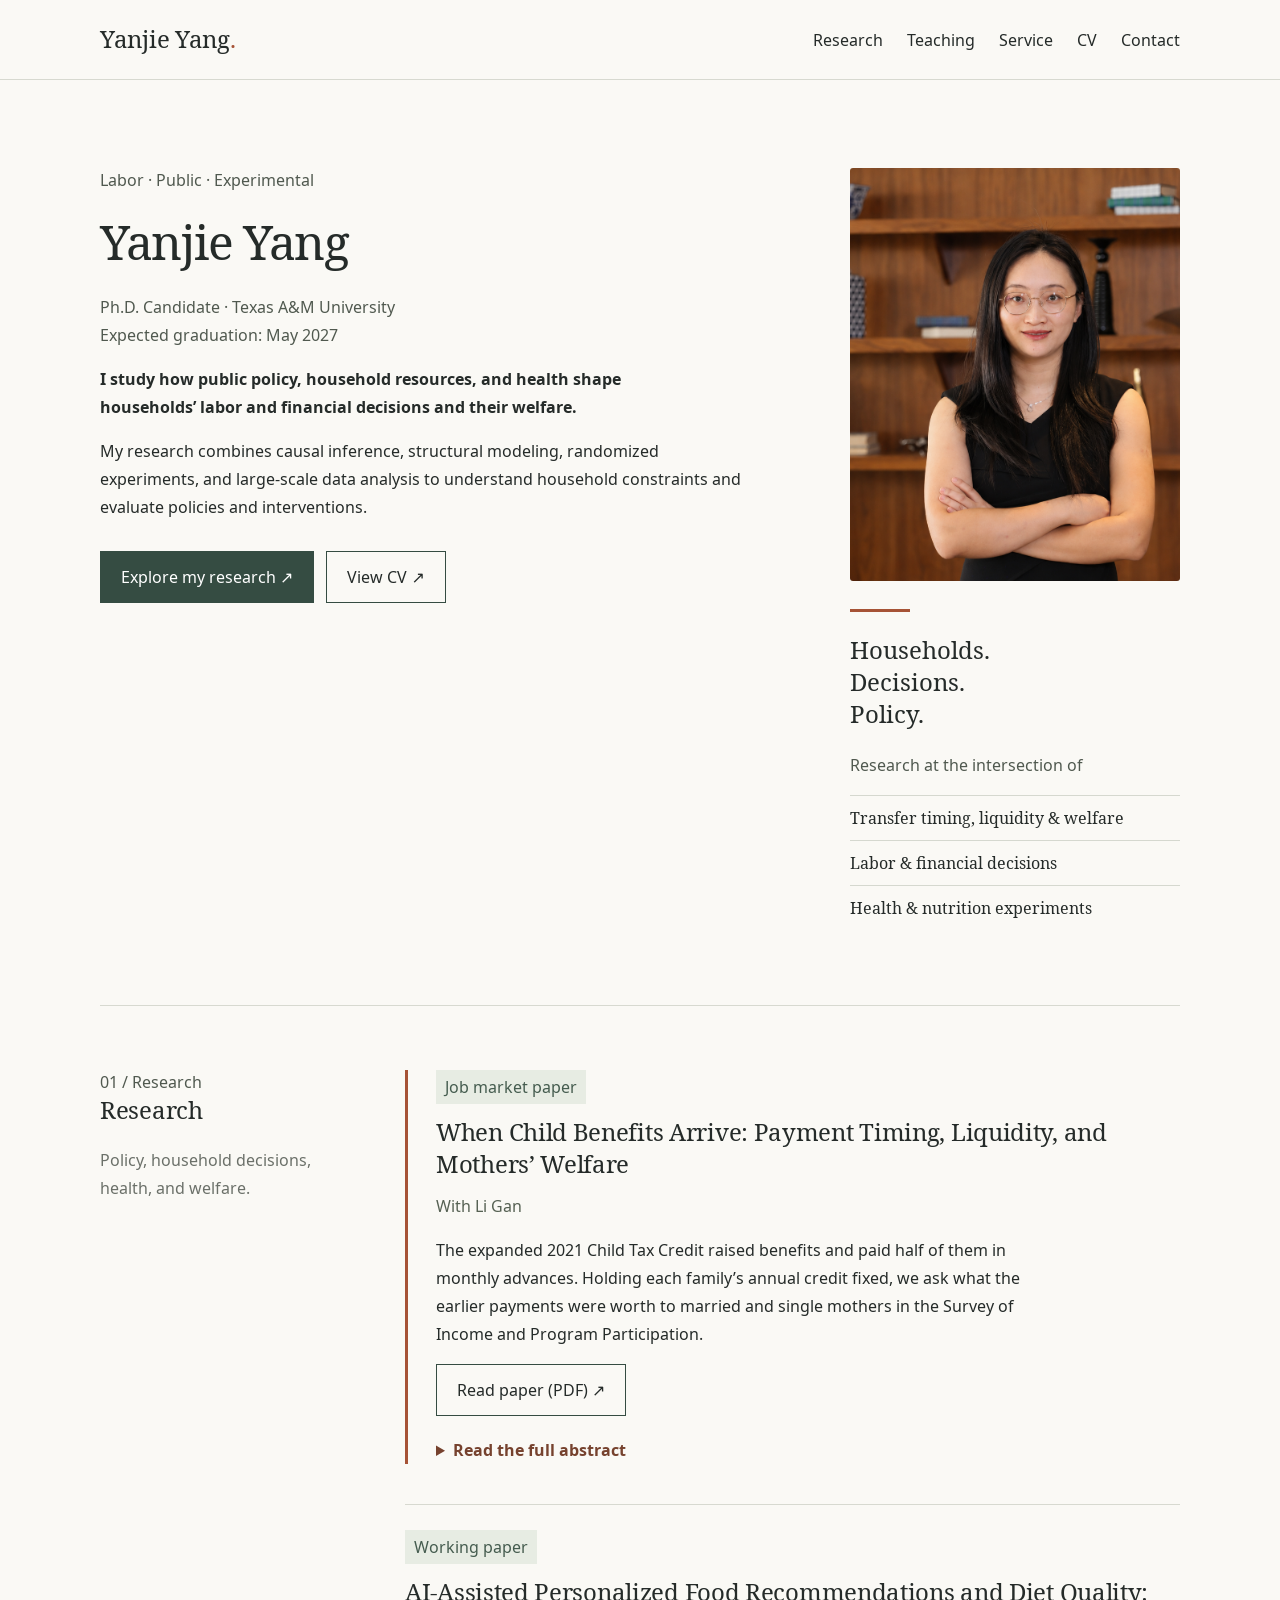
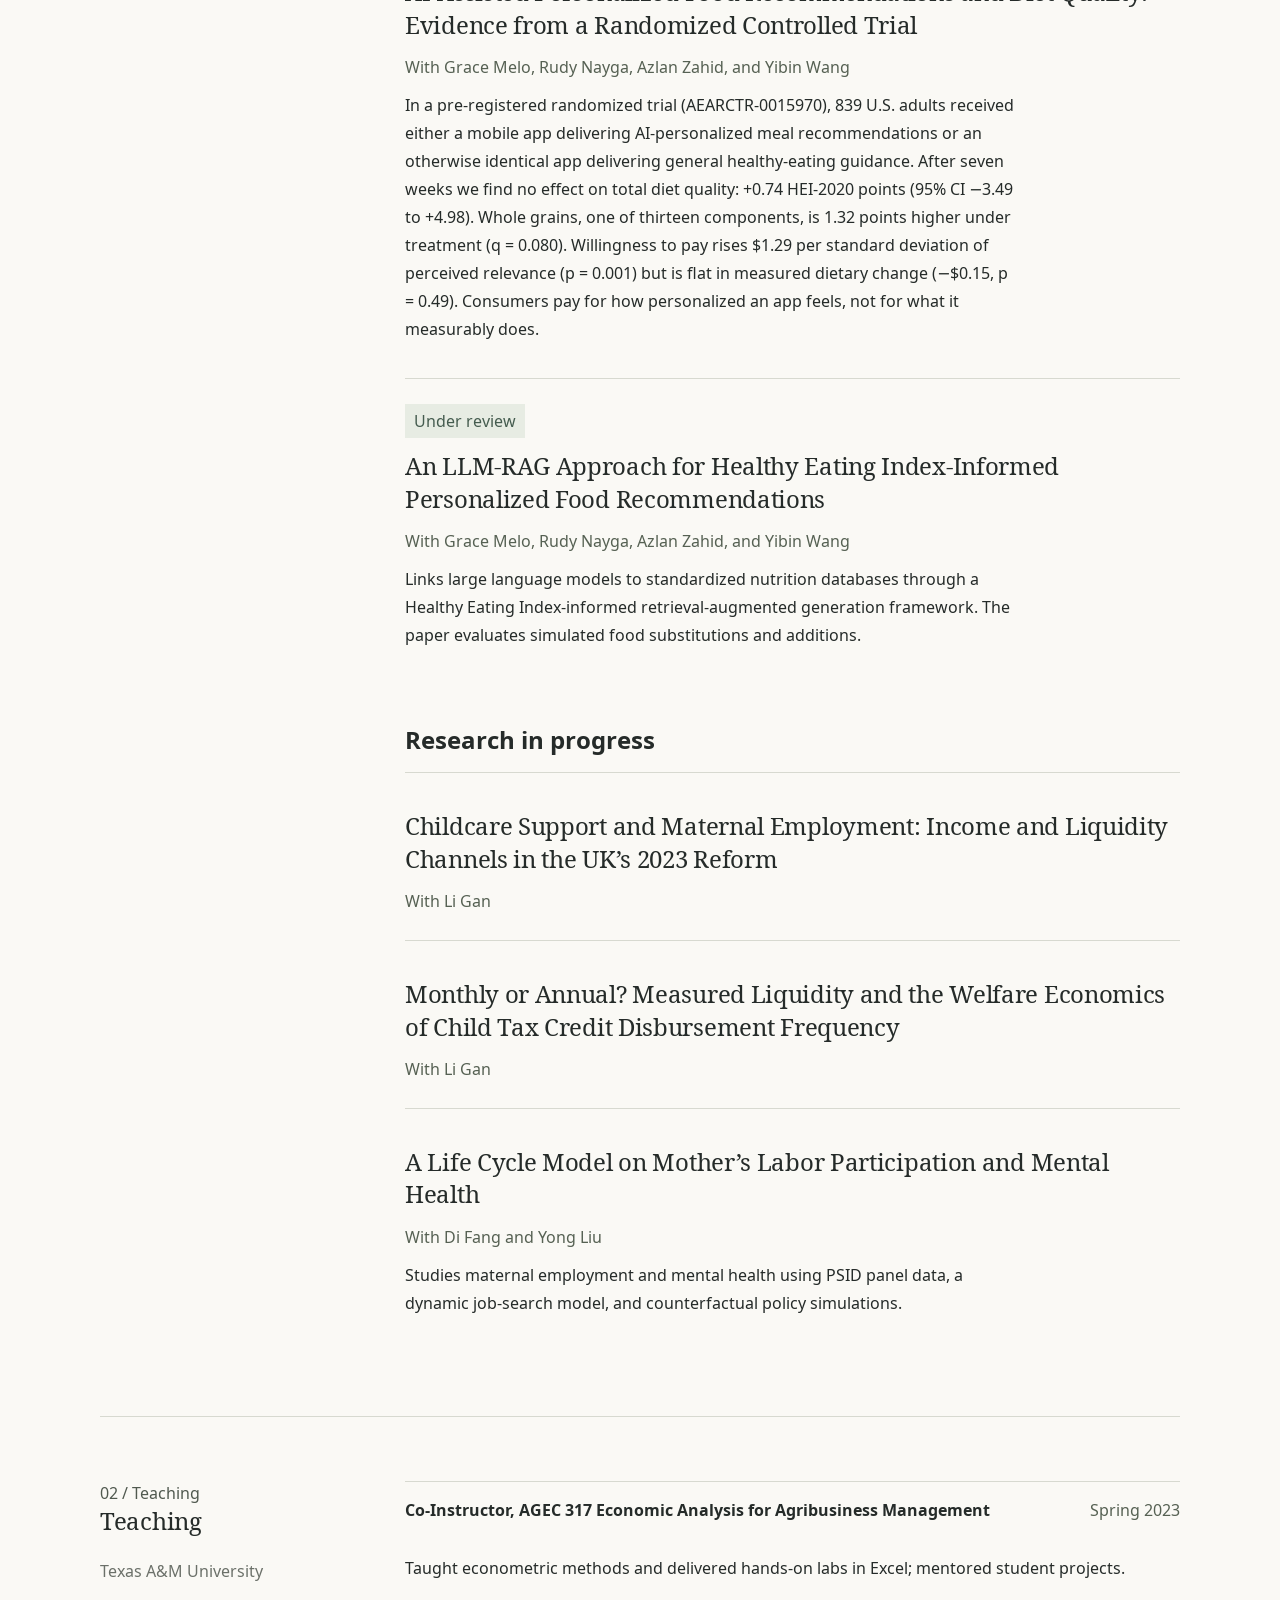
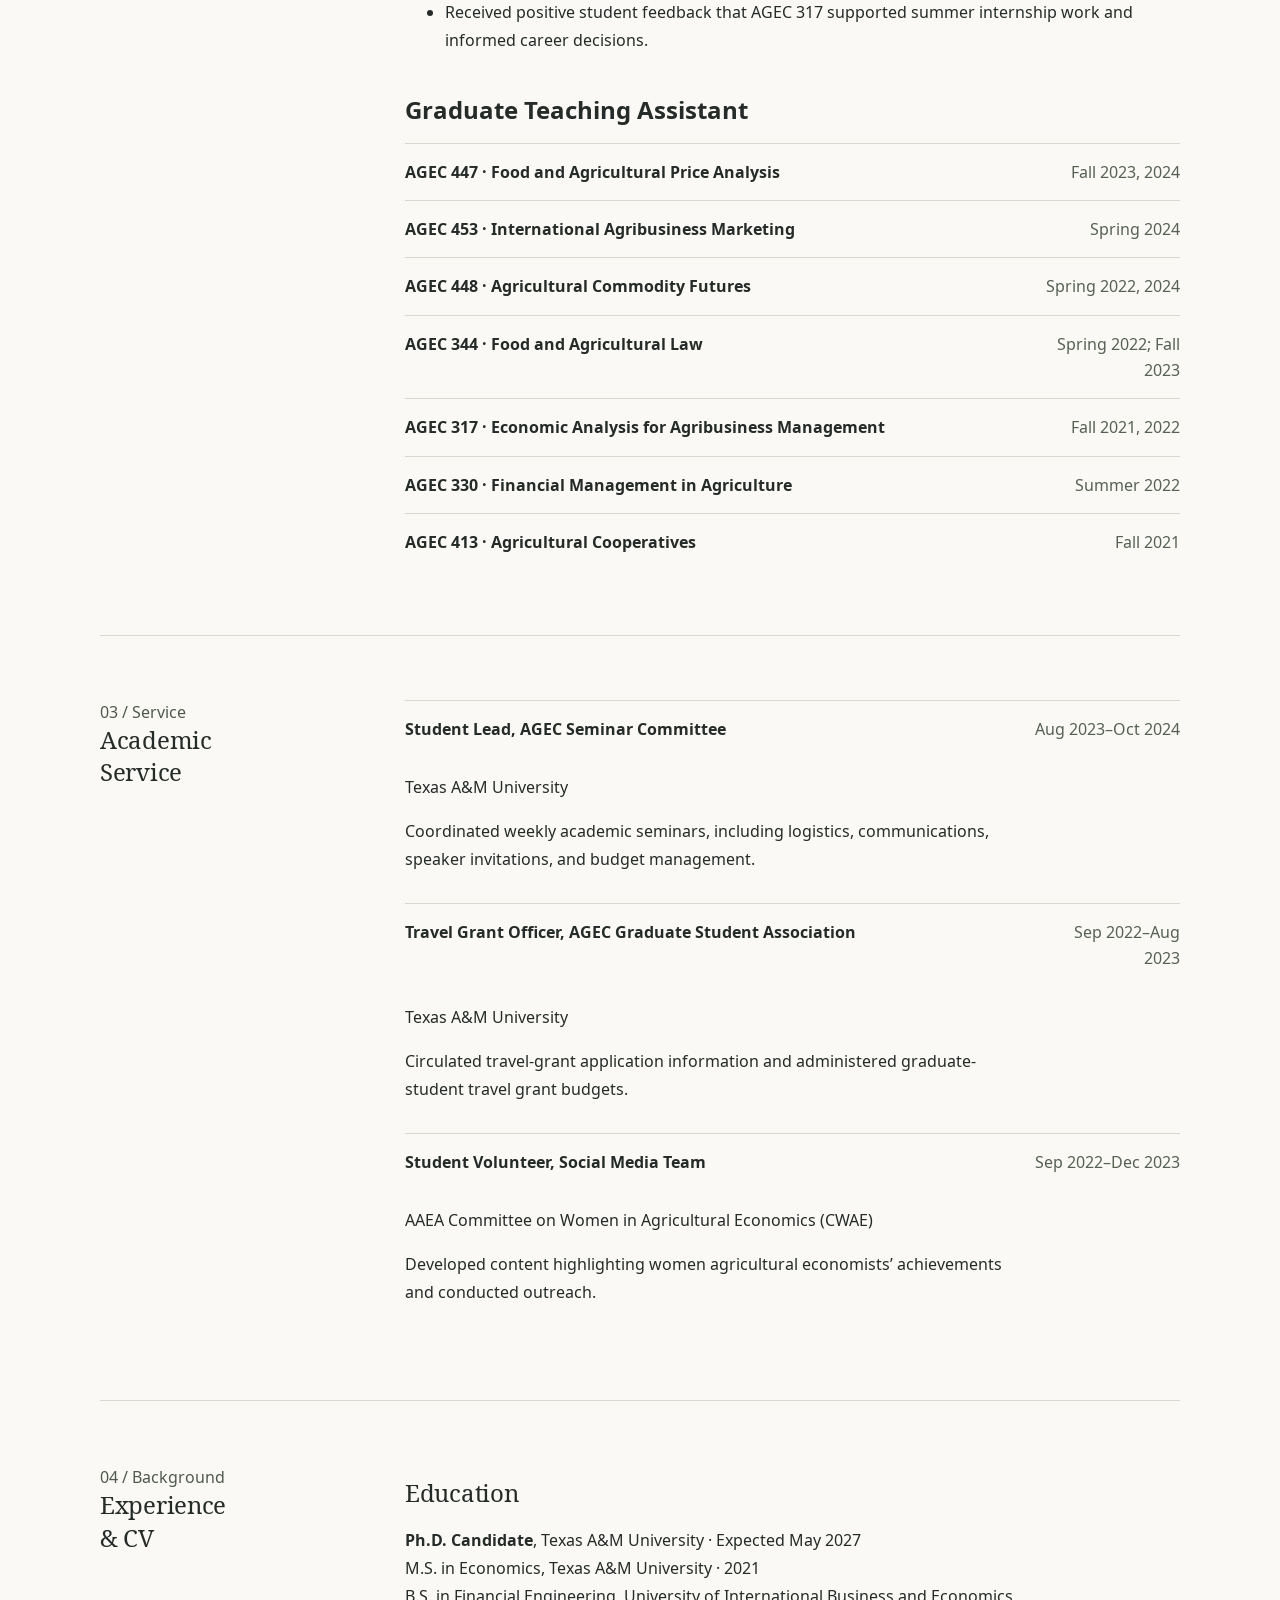
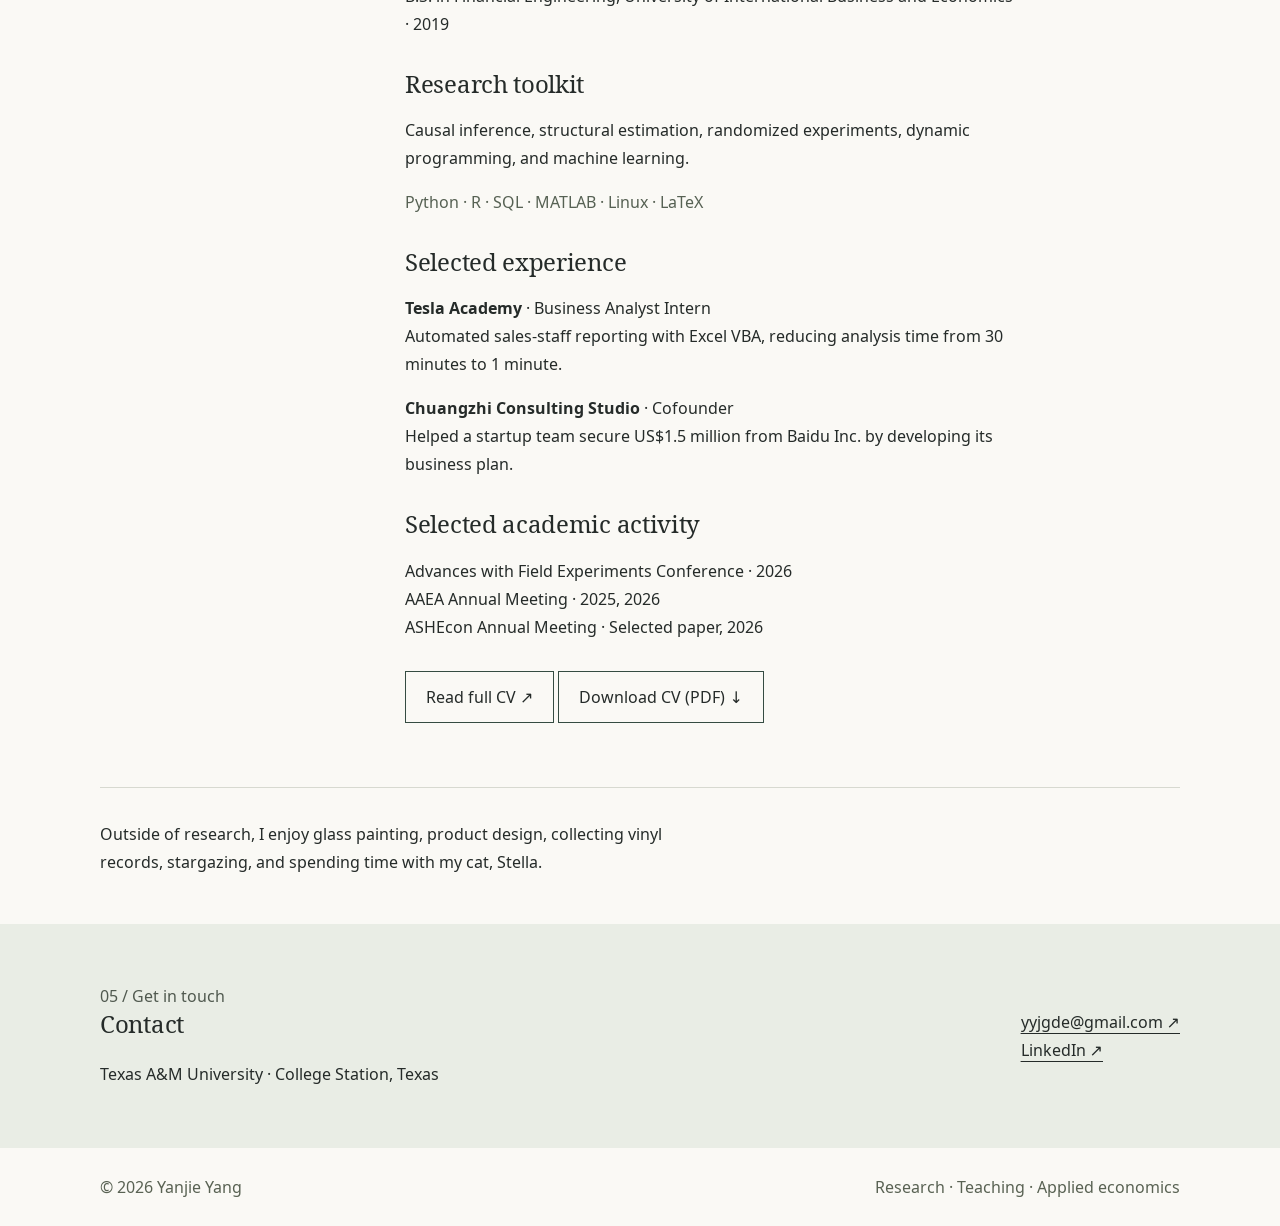
<file: index.html>
<!doctype html><html lang="en"><head><meta charset="utf-8"><meta name="viewport" content="width=device-width,initial-scale=1"><meta name="description" content="Yanjie Yang, Ph.D. candidate at Texas A&M University. Research in labor, public, and experimental economics."><title>Yanjie Yang | Applied Economics</title><link rel="stylesheet" href="style.css"><link rel="stylesheet" href="fonts.css"></head><body><a class="skip" href="#main">Skip to content</a><header class="header"><nav class="wrap" aria-label="Main navigation"><a class="name" href="#main">Yanjie Yang<span style="color:#a65336">.</span></a><div class="navlinks"><a href="#research">Research</a><a href="#teaching">Teaching</a><a href="#service">Service</a><a href="#cv">CV</a><a href="#contact">Contact</a></div></nav></header><main id="main"><div class="wrap"><section class="hero" aria-labelledby="intro-title"><div><div class="eyebrow">Labor · Public · Experimental</div><h1 id="intro-title">Yanjie Yang</h1><p class="role">Ph.D. Candidate · Texas A&amp;M University<br>Expected graduation: May 2027</p><p class="intro"><strong>I study how public policy, household resources, and health shape households’ labor and financial decisions and their welfare.</strong></p><p>My research combines causal inference, structural modeling, randomized experiments, and large-scale data analysis to understand household constraints and evaluate policies and interventions.</p><div class="actions"><a class="button primary" href="#research">Explore my research ↗</a><a class="button" href="cv.html">View CV ↗</a></div></div><aside class="aside" aria-label="Research themes"><figure class="portrait"><img src="assets/yanjie-yang.png" width="1536" height="1024" alt="Yanjie Yang" fetchpriority="high"></figure><div class="rule"></div><h2>Households.<br>Decisions.<br>Policy.</h2><p>Research at the intersection of</p><div class="theme">Transfer timing, liquidity &amp; welfare</div><div class="theme">Labor &amp; financial decisions</div><div class="theme">Health &amp; nutrition experiments</div></aside></section><section class="section" id="research"><div class="section-label"><div class="eyebrow">01 / Research</div><h2>Research</h2><p>Policy, household decisions, health, and welfare.</p></div><div><article class="featured"><span class="tag">Job market paper</span><h3>When Child Benefits Arrive: Payment Timing, Liquidity, and Mothers’ Welfare</h3><div class="meta">With Li Gan</div><p>The expanded 2021 Child Tax Credit raised benefits and paid half of them in monthly advances. Holding each family’s annual credit fixed, we ask what the earlier payments were worth to married and single mothers in the Survey of Income and Program Participation.</p><a class="button" href="papers/CTC_Paper_Savers_Spenders_20261105.pdf" target="_blank" rel="noopener noreferrer">Read paper (PDF) ↗</a><details><summary>Read the full abstract</summary><p class="note">October 2026 · Draft</p><p class="abstract">The expanded 2021 Child Tax Credit raised benefits and paid half of them in monthly advances. Holding each family’s annual credit fixed, we ask what the earlier payments were worth to married and single mothers in the Survey of Income and Program Participation. Relative to comparable women without children, mothers show no detectable change in employment and no detectable relative increase in bank balances; card debt fell, mostly among mothers who held some cash and carried debt, while low cash persisted among single mothers. A monthly consumption-saving model with income and childcare-cost risk, in which some mothers save and others spend all their cash, is estimated by maximum likelihood on each mother’s records with patience set at a standard value. The model-based spender probability averages 31 percent for single mothers and 2 percent for married mothers. Relative to paying the same credit at filing, the 2021 calendar was worth $191 per married mother and $987 per single mother, and $993 and $1,820 for mothers with $1,000 or less in liquid assets. For the average married and single mother, each added credit dollar paid only at filing was worth 92 and 60 cents, against 102 and 96 cents paid as in 2021. The single-mother value is conditional on the spender description: valuing every mother as a saver gives $476, and impatient savers with conventional discount factors, valued at patient rates, give $483 to $539, about half as large.</p></details></article><article class="paper"><span class="tag">Working paper</span><h3>AI-Assisted Personalized Food Recommendations and Diet Quality: Evidence from a Randomized Controlled Trial</h3><div class="meta">With Grace Melo, Rudy Nayga, Azlan Zahid, and Yibin Wang</div><p>In a pre-registered randomized trial (AEARCTR-0015970), 839 U.S. adults received either a mobile app delivering AI-personalized meal recommendations or an otherwise identical app delivering general healthy-eating guidance. After seven weeks we find no effect on total diet quality: +0.74 HEI-2020 points (95% CI −3.49 to +4.98). Whole grains, one of thirteen components, is 1.32 points higher under treatment (q = 0.080). Willingness to pay rises $1.29 per standard deviation of perceived relevance (p = 0.001) but is flat in measured dietary change (−$0.15, p = 0.49). Consumers pay for how personalized an app feels, not for what it measurably does.</p></article><article class="paper"><span class="tag">Under review</span><h3>An LLM-RAG Approach for Healthy Eating Index-Informed Personalized Food Recommendations</h3><div class="meta">With Grace Melo, Rudy Nayga, Azlan Zahid, and Yibin Wang</div><p>Links large language models to standardized nutrition databases through a Healthy Eating Index-informed retrieval-augmented generation framework. The paper evaluates simulated food substitutions and additions.</p></article><h3 class="subheading">Research in progress</h3><article class="paper"><h3>Childcare Support and Maternal Employment: Income and Liquidity Channels in the UK’s 2023 Reform</h3><div class="meta">With Li Gan</div></article><article class="paper"><h3>Monthly or Annual? Measured Liquidity and the Welfare Economics of Child Tax Credit Disbursement Frequency</h3><div class="meta">With Li Gan</div></article><article class="paper"><h3>A Life Cycle Model on Mother’s Labor Participation and Mental Health</h3><div class="meta">With Di Fang and Yong Liu</div><p>Studies maternal employment and mental health using PSID panel data, a dynamic job-search model, and counterfactual policy simulations.</p></article></div></section><section class="section" id="teaching"><div class="section-label"><div class="eyebrow">02 / Teaching</div><h2>Teaching</h2><p>Texas A&amp;M University</p></div><div><div class="course"><strong>Co-Instructor, AGEC 317 Economic Analysis for Agribusiness Management</strong><span>Spring 2023</span></div><p>Taught econometric methods and delivered hands-on labs in Excel; mentored student projects.</p><ul><li>Received positive student feedback that AGEC 317 supported summer internship work and informed career decisions.</li></ul><h3 class="subheading">Graduate Teaching Assistant</h3><div class="course"><strong>AGEC 447 · Food and Agricultural Price Analysis</strong><span>Fall 2023, 2024</span></div><div class="course"><strong>AGEC 453 · International Agribusiness Marketing</strong><span>Spring 2024</span></div><div class="course"><strong>AGEC 448 · Agricultural Commodity Futures</strong><span>Spring 2022, 2024</span></div><div class="course"><strong>AGEC 344 · Food and Agricultural Law</strong><span>Spring 2022; Fall 2023</span></div><div class="course"><strong>AGEC 317 · Economic Analysis for Agribusiness Management</strong><span>Fall 2021, 2022</span></div><div class="course"><strong>AGEC 330 · Financial Management in Agriculture</strong><span>Summer 2022</span></div><div class="course"><strong>AGEC 413 · Agricultural Cooperatives</strong><span>Fall 2021</span></div></div></section><section class="section" id="service"><div class="section-label"><div class="eyebrow">03 / Service</div><h2>Academic<br>Service</h2></div><div><div class="exp"><div class="course"><strong>Student Lead, AGEC Seminar Committee</strong><span>Aug 2023–Oct 2024</span></div><p>Texas A&amp;M University</p><p>Coordinated weekly academic seminars, including logistics, communications, speaker invitations, and budget management.</p></div><div class="exp"><div class="course"><strong>Travel Grant Officer, AGEC Graduate Student Association</strong><span>Sep 2022–Aug 2023</span></div><p>Texas A&amp;M University</p><p>Circulated travel-grant application information and administered graduate-student travel grant budgets.</p></div><div class="exp"><div class="course"><strong>Student Volunteer, Social Media Team</strong><span>Sep 2022–Dec 2023</span></div><p>AAEA Committee on Women in Agricultural Economics (CWAE)</p><p>Developed content highlighting women agricultural economists’ achievements and conducted outreach.</p></div></div></section><section class="section" id="cv"><div class="section-label"><div class="eyebrow">04 / Background</div><h2>Experience<br>&amp; CV</h2></div><div><div class="exp"><h3>Education</h3><p><strong>Ph.D. Candidate</strong>, Texas A&amp;M University · Expected May 2027<br>M.S. in Economics, Texas A&amp;M University · 2021<br>B.S. in Financial Engineering, University of International Business and Economics · 2019</p></div><div class="exp"><h3>Research toolkit</h3><p>Causal inference, structural estimation, randomized experiments, dynamic programming, and machine learning.</p><p class="meta">Python · R · SQL · MATLAB · Linux · LaTeX</p></div><div class="exp"><h3>Selected experience</h3><p><strong>Tesla Academy</strong> · Business Analyst Intern<br>Automated sales-staff reporting with Excel VBA, reducing analysis time from 30 minutes to 1 minute.</p><p><strong>Chuangzhi Consulting Studio</strong> · Cofounder<br>Helped a startup team secure US$1.5 million from Baidu Inc. by developing its business plan.</p></div><div class="exp"><h3>Selected academic activity</h3><p>Advances with Field Experiments Conference · 2026<br>AAEA Annual Meeting · 2025, 2026<br>ASHEcon Annual Meeting · Selected paper, 2026</p></div><a class="button" href="cv.html">Read full CV ↗</a> <a class="button" href="Yanjie_Yang_Web_CV.pdf" download>Download CV (PDF) ↓</a></div></section><section class="personal-note" aria-label="Outside of research"><p>Outside of research, I enjoy glass painting, product design, collecting vinyl records, stargazing, and spending time with my cat, Stella.</p></section></div></main><section id="contact" class="contact"><div class="wrap"><div><div class="eyebrow">05 / Get in touch</div><h2>Contact</h2><p>Texas A&amp;M University · College Station, Texas</p></div><div><p><a href="mailto:yyjgde@gmail.com">yyjgde@gmail.com ↗</a></p><p><a href="https://www.linkedin.com/in/yanjie-yang" target="_blank" rel="noopener noreferrer">LinkedIn ↗</a></p></div></div></section><footer><div class="wrap foot"><span>© 2026 Yanjie Yang</span><span>Research · Teaching · Applied economics</span></div></footer></body></html>
</file>
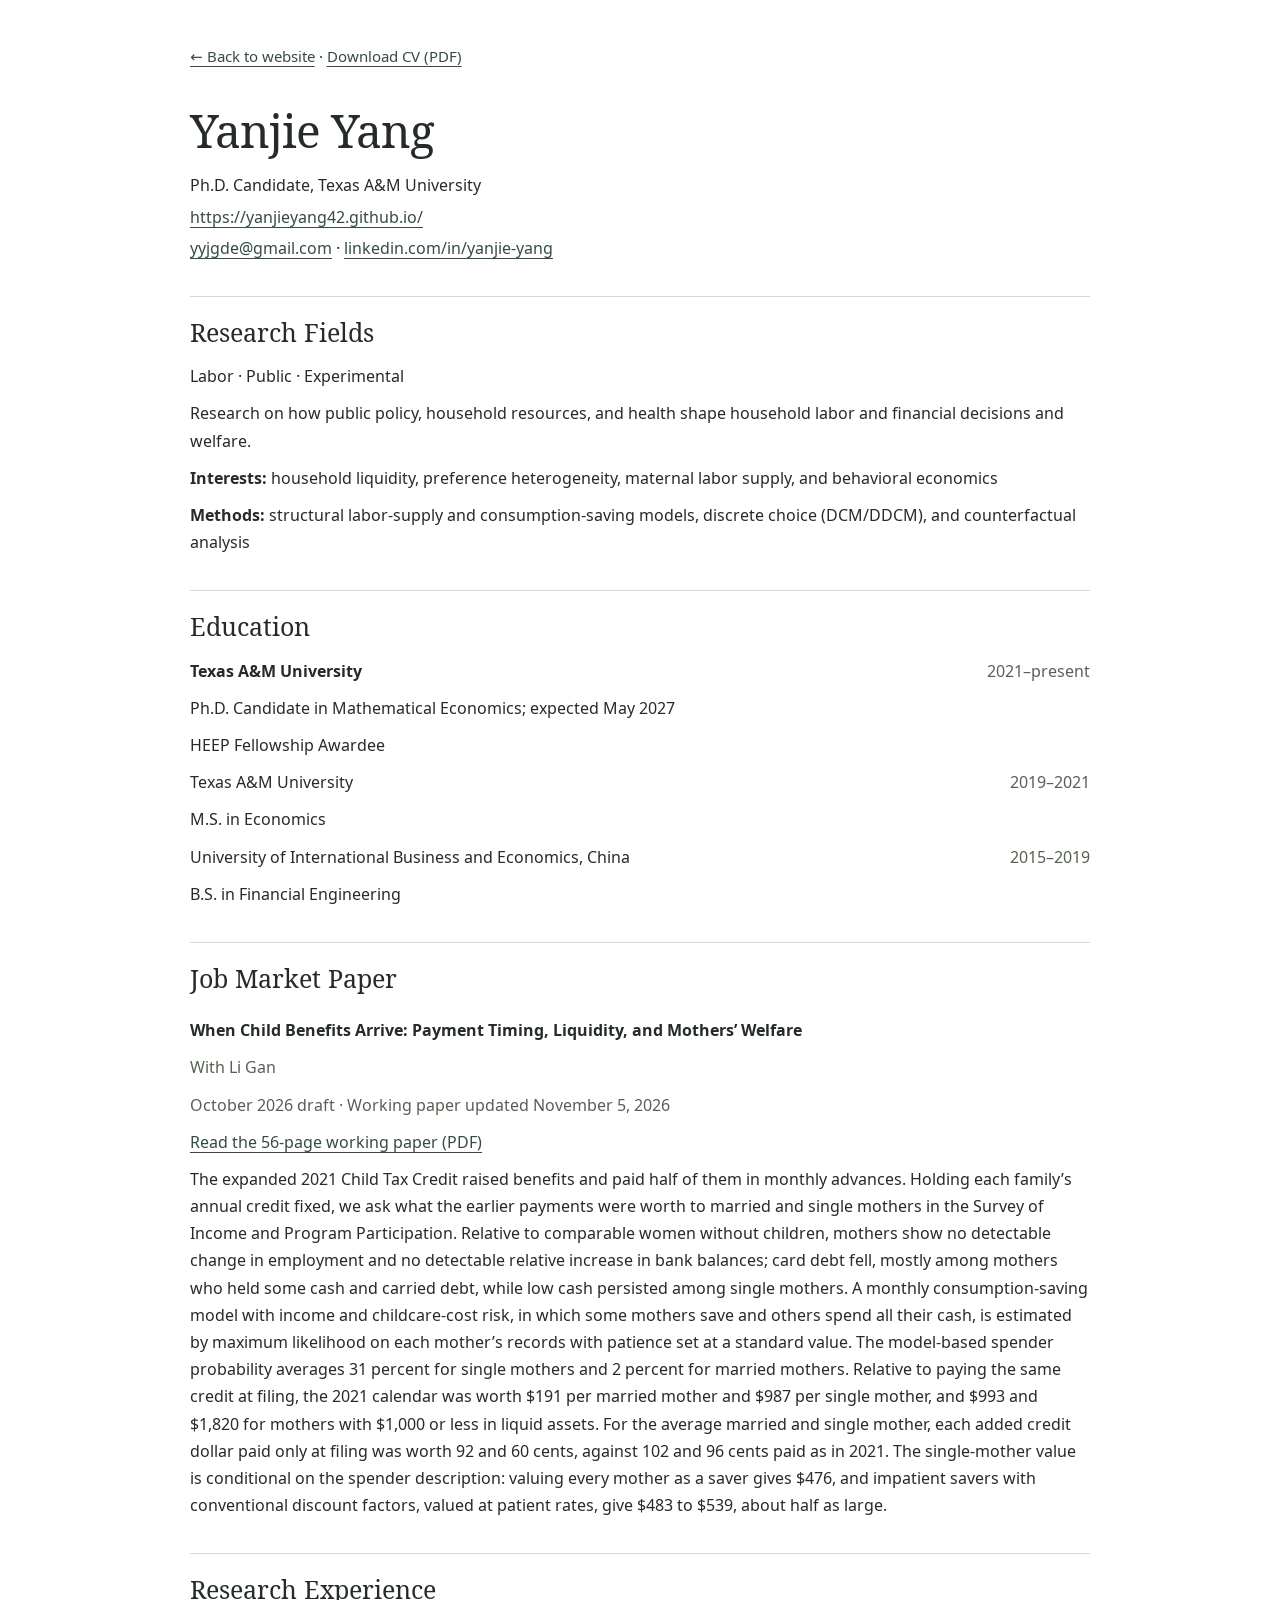
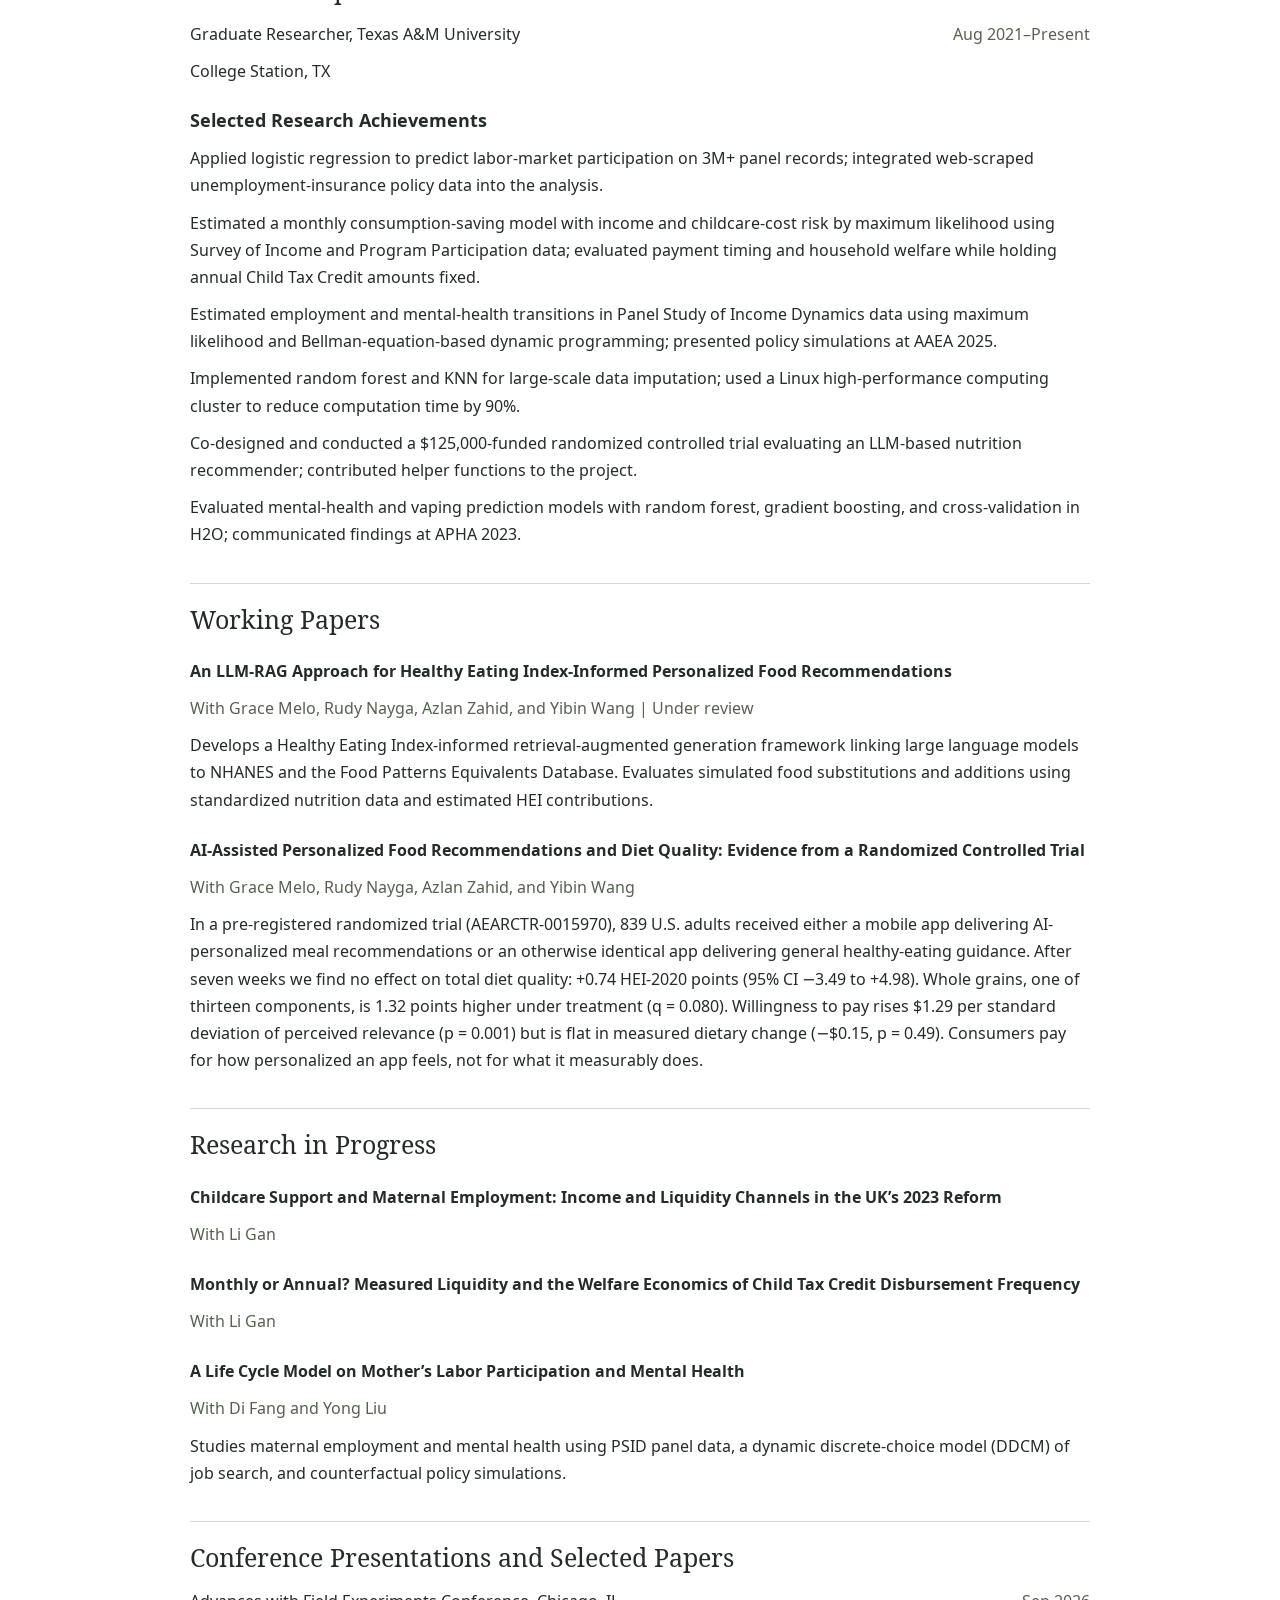
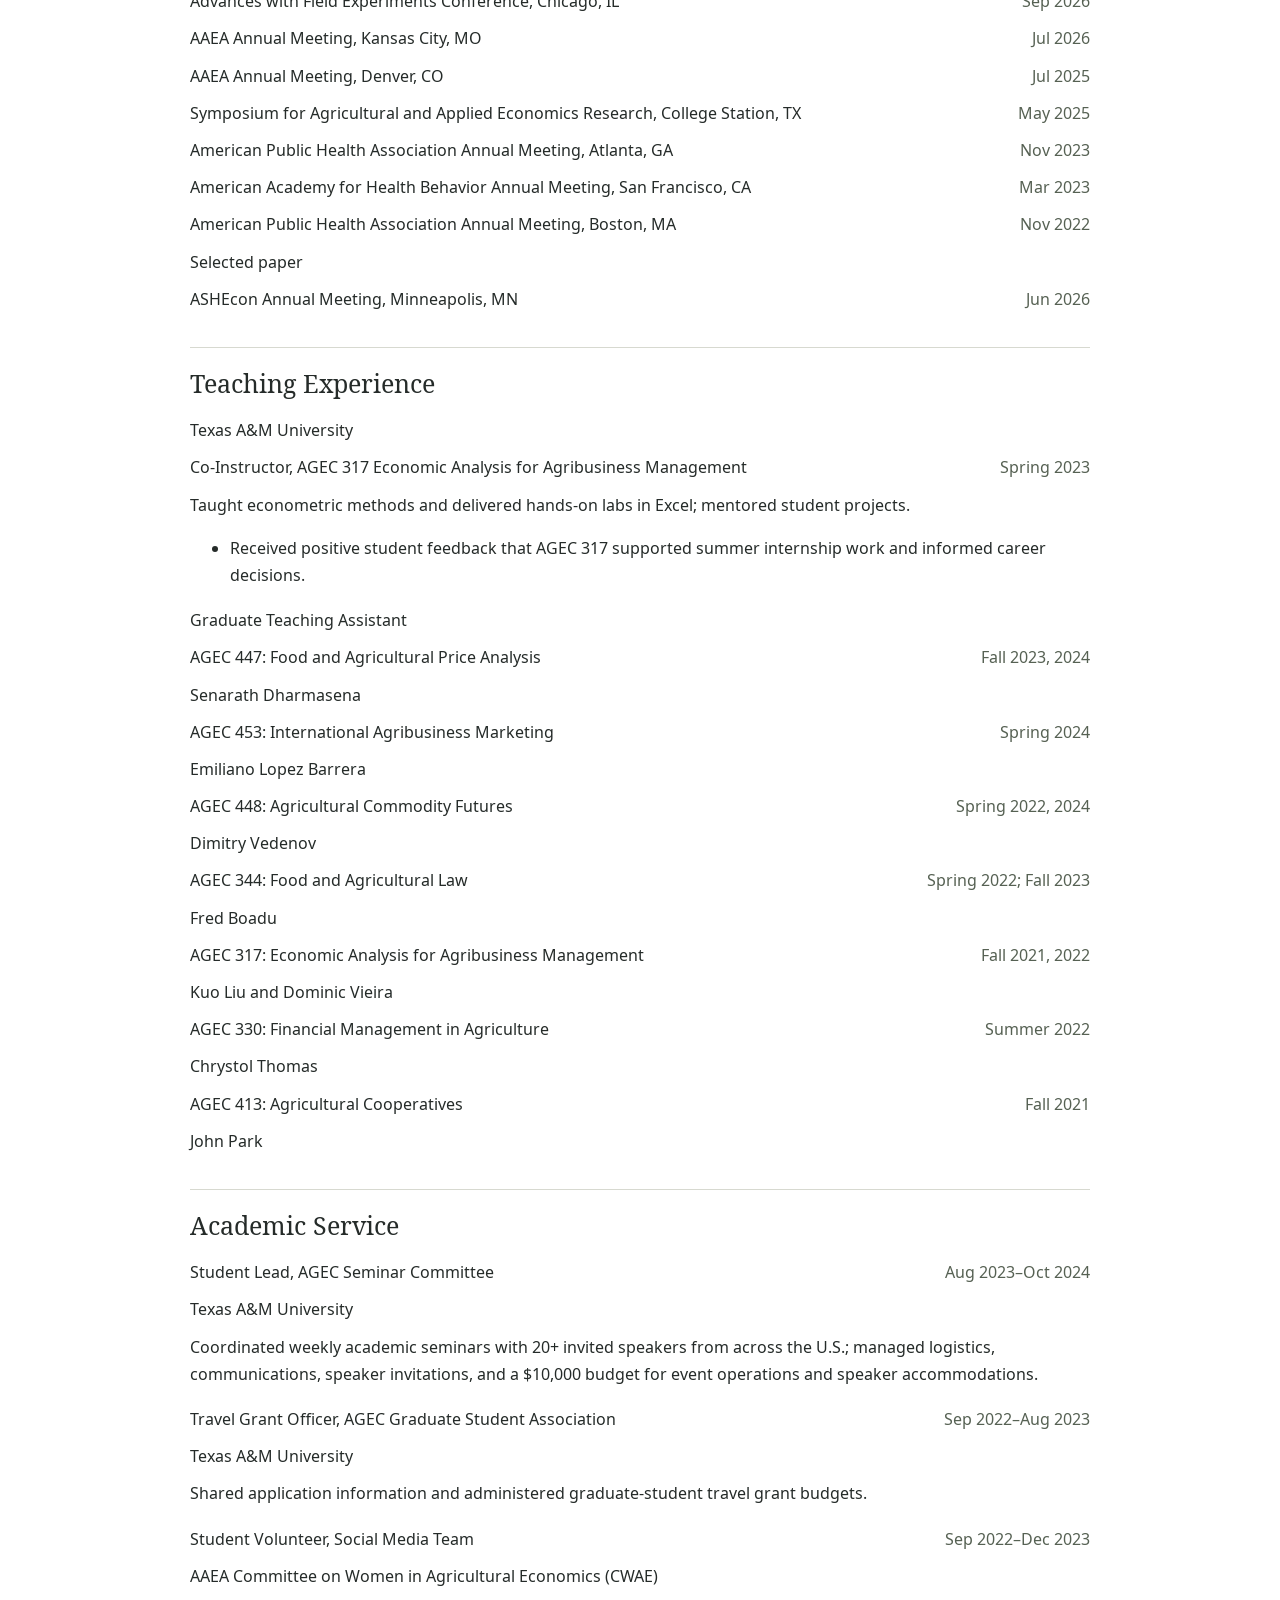
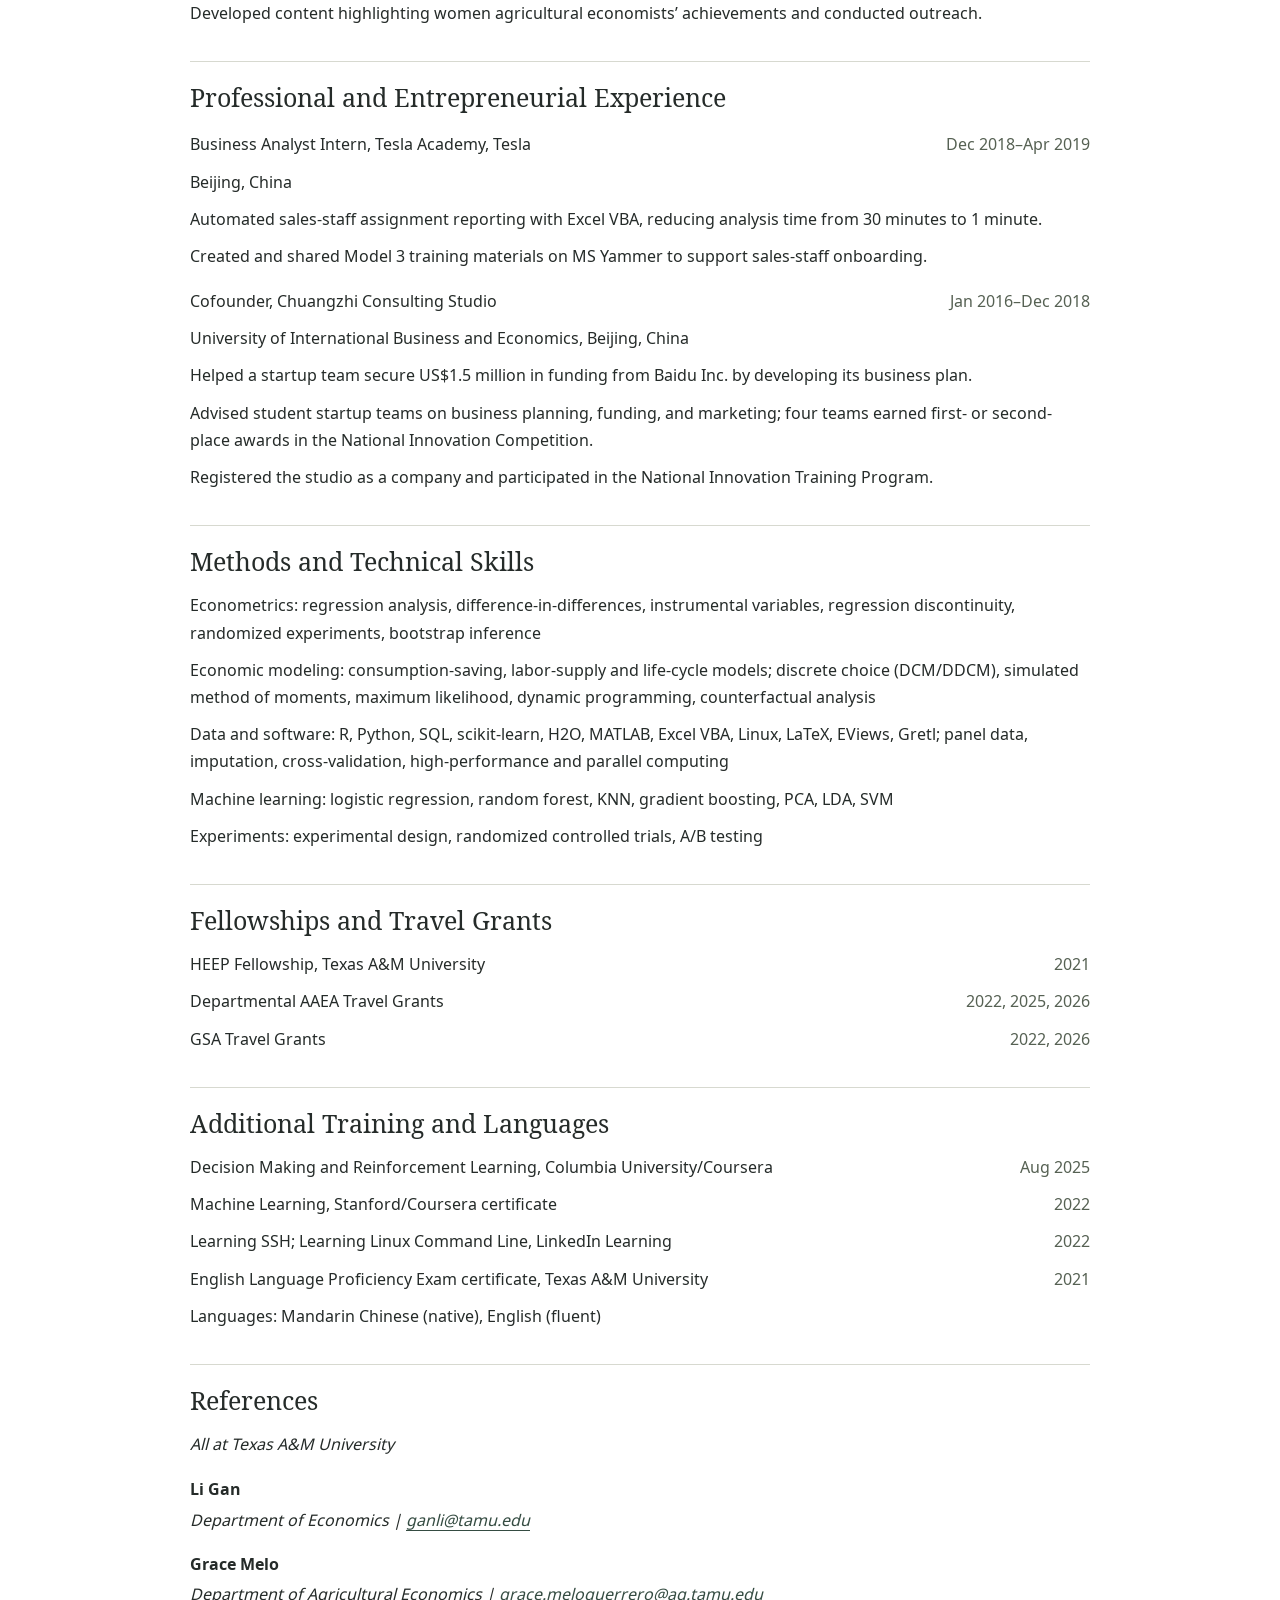
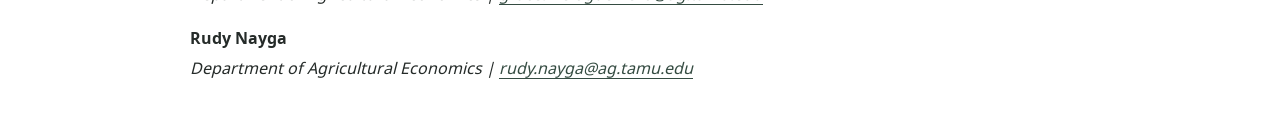
<file: cv.html>
<!doctype html>
<!-- Generated from cv-content.html by build_cv.py; edit the shared source. -->
<html lang="en"><head><meta charset="utf-8"><meta name="viewport" content="width=device-width,initial-scale=1">
<meta name="description" content="Curriculum vitae of Yanjie Yang, Ph.D. candidate at Texas A&amp;M University.">
<title>Curriculum Vitae | Yanjie Yang</title><link rel="stylesheet" href="fonts.css"><style>body{max-width:900px;margin:44px auto;padding:0 28px;color:#252b29;background:#fff;font-family:var(--font-sans);font-size:16px;line-height:1.7}
nav{font-size:15px;margin-bottom:34px}
a{color:#354c42;text-underline-offset:4px}
a:focus-visible{outline:3px solid #b55c34;outline-offset:4px}
.cv-heading h1{font-family:var(--font-serif);font-weight:400;font-size:46px;line-height:1.15;letter-spacing:-1px;margin:0 0 16px}
.cv-heading p{margin:4px 0}
h2{font-family:var(--font-serif);font-weight:400;font-size:25px;line-height:1.25;border-top:1px solid #d7d9d0;padding-top:20px;margin:34px 0 15px}
h3{font-size:18px;line-height:1.4;margin:23px 0 12px}
p{margin:10px 0;orphans:3;widows:3}
.date{float:right;margin-left:20px;color:#566153;font-variant-numeric:tabular-nums}
.paper-title{font-weight:700;margin-top:23px}
.paper-meta,.version{color:#566153}
.cv-entry{margin:18px 0}
li{margin:5px 0}
.reference-university{margin-bottom:18px}
.reference{margin:17px 0}
.reference-name{margin:0;font-weight:700}
.reference-detail{margin:3px 0 0;overflow-wrap:anywhere}
@media(max-width:600px){body{padding:0 21px;margin:28px auto}.cv-heading h1{font-size:37px}.date{float:none;display:block;margin:0}h2{font-size:23px}}
@media print{nav{display:none}body{font-family:serif;font-size:10.25pt;line-height:1.15;max-width:none;margin:0;padding:0}.cv-page{break-after:page}.cv-page:last-child{break-after:auto}.cv-heading h1{font-size:20pt}h2{font-size:12.5pt;border:0;padding:0;margin:8pt 0 3pt}h3{font-size:10.25pt;margin:6pt 0 3pt}p{margin:3pt 0}.reference{break-inside:avoid;margin:5pt 0}.reference-university{margin:3pt 0}.reference-detail{margin:2pt 0}a{color:inherit;text-decoration:none}@page{size:letter;margin:0.65in}}
</style></head>
<body><nav aria-label="CV navigation"><a href="index.html">← Back to website</a><span aria-hidden="true"> · </span><a href="Yanjie_Yang_Web_CV.pdf" download>Download CV (PDF)</a></nav>
<main id="cv-content"><!-- Canonical CV content. Both cv.html and the four-page PDF are generated from this file. -->
<section class="cv-page" data-page="1">
<header class="cv-heading">
<h1>Yanjie Yang</h1>
<p>Ph.D. Candidate, Texas A&amp;M University</p>
<p><a href="https://yanjieyang42.github.io/">https://yanjieyang42.github.io/</a></p>
<p><a href="mailto:yyjgde@gmail.com">yyjgde@gmail.com</a> · <a href="https://www.linkedin.com/in/yanjie-yang">linkedin.com/in/yanjie-yang</a></p>
</header>
<h2>Research Fields</h2>
<p>Labor · Public · Experimental</p>
<p>Research on how public policy, household resources, and health shape household labor and financial decisions and welfare.</p>
<p><strong>Interests:</strong> household liquidity, preference heterogeneity, maternal labor supply, and behavioral economics</p>
<p><strong>Methods:</strong> structural labor-supply and consumption-saving models, discrete choice (DCM/DDCM), and counterfactual analysis</p>
<h2>Education</h2>
<p><strong>Texas A&amp;M University</strong> <span class="date">2021–present</span></p>
<p>Ph.D. Candidate in Mathematical Economics; expected May 2027</p>
<p>HEEP Fellowship Awardee</p>
<p>Texas A&amp;M University <span class="date">2019–2021</span></p>
<p>M.S. in Economics</p>
<p>University of International Business and Economics, China <span class="date">2015–2019</span></p>
<p>B.S. in Financial Engineering</p>
<h2>Job Market Paper</h2>
<p class="paper-title">When Child Benefits Arrive: Payment Timing, Liquidity, and Mothers’ Welfare</p>
<p class="paper-meta">With Li Gan</p>
<p class="version">October 2026 draft · Working paper updated November 5, 2026</p>
<p><a href="papers/CTC_Paper_Savers_Spenders_20261105.pdf" target="_blank" rel="noopener noreferrer">Read the 56-page working paper (PDF)</a></p>
<p>The expanded 2021 Child Tax Credit raised benefits and paid half of them in monthly advances. Holding each family’s annual credit fixed, we ask what the earlier payments were worth to married and single mothers in the Survey of Income and Program Participation. Relative to comparable women without children, mothers show no detectable change in employment and no detectable relative increase in bank balances; card debt fell, mostly among mothers who held some cash and carried debt, while low cash persisted among single mothers. A monthly consumption-saving model with income and childcare-cost risk, in which some mothers save and others spend all their cash, is estimated by maximum likelihood on each mother’s records with patience set at a standard value. The model-based spender probability averages 31 percent for single mothers and 2 percent for married mothers. Relative to paying the same credit at filing, the 2021 calendar was worth $191 per married mother and $987 per single mother, and $993 and $1,820 for mothers with $1,000 or less in liquid assets. For the average married and single mother, each added credit dollar paid only at filing was worth 92 and 60 cents, against 102 and 96 cents paid as in 2021. The single-mother value is conditional on the spender description: valuing every mother as a saver gives $476, and impatient savers with conventional discount factors, valued at patient rates, give $483 to $539, about half as large.</p>
</section>
<section class="cv-page" data-page="2">
<h2>Research Experience</h2>
<p>Graduate Researcher, Texas A&amp;M University <span class="date">Aug 2021–Present</span></p>
<p>College Station, TX</p>
<h3>Selected Research Achievements</h3><p>Applied logistic regression to predict labor-market participation on 3M+ panel records; integrated web-scraped unemployment-insurance policy data into the analysis.</p>
<p>Estimated a monthly consumption-saving model with income and childcare-cost risk by maximum likelihood using Survey of Income and Program Participation data; evaluated payment timing and household welfare while holding annual Child Tax Credit amounts fixed.</p>
<p>Estimated employment and mental-health transitions in Panel Study of Income Dynamics data using maximum likelihood and Bellman-equation-based dynamic programming; presented policy simulations at AAEA 2025.</p>
<p>Implemented random forest and KNN for large-scale data imputation; used a Linux high-performance computing cluster to reduce computation time by 90%.</p>
<p>Co-designed and conducted a $125,000-funded randomized controlled trial evaluating an LLM-based nutrition recommender; contributed helper functions to the project.</p>
<p>Evaluated mental-health and vaping prediction models with random forest, gradient boosting, and cross-validation in H2O; communicated findings at APHA 2023.</p>
<h2>Working Papers</h2>
<p class="paper-title">An LLM-RAG Approach for Healthy Eating Index-Informed Personalized Food Recommendations</p>
<p class="paper-meta">With Grace Melo, Rudy Nayga, Azlan Zahid, and Yibin Wang | Under review</p>
<p>Develops a Healthy Eating Index-informed retrieval-augmented generation framework linking large language models to NHANES and the Food Patterns Equivalents Database. Evaluates simulated food substitutions and additions using standardized nutrition data and estimated HEI contributions.</p>
<p class="paper-title">AI-Assisted Personalized Food Recommendations and Diet Quality: Evidence from a Randomized Controlled Trial</p>
<p class="paper-meta">With Grace Melo, Rudy Nayga, Azlan Zahid, and Yibin Wang</p>
<p>In a pre-registered randomized trial (AEARCTR-0015970), 839 U.S. adults received either a mobile app delivering AI-personalized meal recommendations or an otherwise identical app delivering general healthy-eating guidance. After seven weeks we find no effect on total diet quality: +0.74 HEI-2020 points (95% CI −3.49 to +4.98). Whole grains, one of thirteen components, is 1.32 points higher under treatment (q = 0.080). Willingness to pay rises $1.29 per standard deviation of perceived relevance (p = 0.001) but is flat in measured dietary change (−$0.15, p = 0.49). Consumers pay for how personalized an app feels, not for what it measurably does.</p>
<h2>Research in Progress</h2>
<p class="paper-title">Childcare Support and Maternal Employment: Income and Liquidity Channels in the UK’s 2023 Reform</p>
<p class="paper-meta">With Li Gan</p>
<p class="paper-title">Monthly or Annual? Measured Liquidity and the Welfare Economics of Child Tax Credit Disbursement Frequency</p>
<p class="paper-meta">With Li Gan</p>
<p class="paper-title">A Life Cycle Model on Mother’s Labor Participation and Mental Health</p>
<p class="paper-meta">With Di Fang and Yong Liu</p>
<p>Studies maternal employment and mental health using PSID panel data, a dynamic discrete-choice model (DDCM) of job search, and counterfactual policy simulations.</p>
</section>
<section class="cv-page" data-page="3">
<h2>Conference Presentations and Selected Papers</h2>
<p>Advances with Field Experiments Conference, Chicago, IL <span class="date">Sep 2026</span></p>
<p>AAEA Annual Meeting, Kansas City, MO <span class="date">Jul 2026</span></p>
<p>AAEA Annual Meeting, Denver, CO <span class="date">Jul 2025</span></p>
<p>Symposium for Agricultural and Applied Economics Research, College Station, TX <span class="date">May 2025</span></p>
<p>American Public Health Association Annual Meeting, Atlanta, GA <span class="date">Nov 2023</span></p>
<p>American Academy for Health Behavior Annual Meeting, San Francisco, CA <span class="date">Mar 2023</span></p>
<p>American Public Health Association Annual Meeting, Boston, MA <span class="date">Nov 2022</span></p>
<p>Selected paper</p>
<p>ASHEcon Annual Meeting, Minneapolis, MN <span class="date">Jun 2026</span></p>
<h2>Teaching Experience</h2>
<div class="cv-entry"><p>Texas A&amp;M University</p>
<p>Co-Instructor, AGEC 317 Economic Analysis for Agribusiness Management <span class="date">Spring 2023</span></p>
<p>Taught econometric methods and delivered hands-on labs in Excel; mentored student projects.</p>
<ul><li>Received positive student feedback that AGEC 317 supported summer internship work and informed career decisions.</li></ul></div><p>Graduate Teaching Assistant</p>
<p>AGEC 447: Food and Agricultural Price Analysis <span class="date">Fall 2023, 2024</span></p>
<p>Senarath Dharmasena</p>
<p>AGEC 453: International Agribusiness Marketing <span class="date">Spring 2024</span></p>
<p>Emiliano Lopez Barrera</p>
<p>AGEC 448: Agricultural Commodity Futures <span class="date">Spring 2022, 2024</span></p>
<p>Dimitry Vedenov</p>
<p>AGEC 344: Food and Agricultural Law <span class="date">Spring 2022; Fall 2023</span></p>
<p>Fred Boadu</p>
<p>AGEC 317: Economic Analysis for Agribusiness Management <span class="date">Fall 2021, 2022</span></p>
<p>Kuo Liu and Dominic Vieira</p>
<p>AGEC 330: Financial Management in Agriculture <span class="date">Summer 2022</span></p>
<p>Chrystol Thomas</p>
<p>AGEC 413: Agricultural Cooperatives <span class="date">Fall 2021</span></p>
<p>John Park</p>
<h2>Academic Service</h2>
<div class="cv-entry"><p>Student Lead, AGEC Seminar Committee <span class="date">Aug 2023–Oct 2024</span></p>
<p>Texas A&amp;M University</p>
<p>Coordinated weekly academic seminars with 20+ invited speakers from across the U.S.; managed logistics, communications, speaker invitations, and a $10,000 budget for event operations and speaker accommodations.</p></div><div class="cv-entry"><p>Travel Grant Officer, AGEC Graduate Student Association <span class="date">Sep 2022–Aug 2023</span></p>
<p>Texas A&amp;M University</p>
<p>Shared application information and administered graduate-student travel grant budgets.</p></div><div class="cv-entry"><p>Student Volunteer, Social Media Team <span class="date">Sep 2022–Dec 2023</span></p>
<p>AAEA Committee on Women in Agricultural Economics (CWAE)</p>
<p>Developed content highlighting women agricultural economists’ achievements and conducted outreach.</p></div>
</section>
<section class="cv-page" data-page="4">
<h2>Professional and Entrepreneurial Experience</h2>
<div class="cv-entry"><p>Business Analyst Intern, Tesla Academy, Tesla <span class="date">Dec 2018–Apr 2019</span></p>
<p>Beijing, China</p>
<p>Automated sales-staff assignment reporting with Excel VBA, reducing analysis time from 30 minutes to 1 minute.</p>
<p>Created and shared Model 3 training materials on MS Yammer to support sales-staff onboarding.</p></div><div class="cv-entry"><p>Cofounder, Chuangzhi Consulting Studio <span class="date">Jan 2016–Dec 2018</span></p>
<p>University of International Business and Economics, Beijing, China</p>
<p>Helped a startup team secure US$1.5 million in funding from Baidu Inc. by developing its business plan.</p>
<p>Advised student startup teams on business planning, funding, and marketing; four teams earned first- or second-place awards in the National Innovation Competition.</p>
<p>Registered the studio as a company and participated in the National Innovation Training Program.</p></div>
<h2>Methods and Technical Skills</h2>
<p>Econometrics: regression analysis, difference-in-differences, instrumental variables, regression discontinuity, randomized experiments, bootstrap inference</p>
<p>Economic modeling: consumption-saving, labor-supply and life-cycle models; discrete choice (DCM/DDCM), simulated method of moments, maximum likelihood, dynamic programming, counterfactual analysis</p>
<p>Data and software: R, Python, SQL, scikit-learn, H2O, MATLAB, Excel VBA, Linux, LaTeX, EViews, Gretl; panel data, imputation, cross-validation, high-performance and parallel computing</p>
<p>Machine learning: logistic regression, random forest, KNN, gradient boosting, PCA, LDA, SVM</p>
<p>Experiments: experimental design, randomized controlled trials, A/B testing</p>
<h2>Fellowships and Travel Grants</h2>
<p>HEEP Fellowship, Texas A&amp;M University <span class="date">2021</span></p>
<p>Departmental AAEA Travel Grants <span class="date">2022, 2025, 2026</span></p>
<p>GSA Travel Grants <span class="date">2022, 2026</span></p>
<h2>Additional Training and Languages</h2>
<p>Decision Making and Reinforcement Learning, Columbia University/Coursera <span class="date">Aug 2025</span></p>
<p>Machine Learning, Stanford/Coursera certificate <span class="date">2022</span></p>
<p>Learning SSH; Learning Linux Command Line, LinkedIn Learning <span class="date">2022</span></p>
<p>English Language Proficiency Exam certificate, Texas A&amp;M University <span class="date">2021</span></p>
<p>Languages: Mandarin Chinese (native), English (fluent)</p>
<h2>References</h2>
<p class="reference-university"><em>All at Texas A&amp;M University</em></p>
<div class="reference"><p class="reference-name"><strong>Li Gan</strong></p>
<p class="reference-detail"><em>Department of Economics | <a href="mailto:ganli@tamu.edu">ganli@tamu.edu</a></em></p></div>
<div class="reference"><p class="reference-name"><strong>Grace Melo</strong></p>
<p class="reference-detail"><em>Department of Agricultural Economics | <a href="mailto:grace.meloguerrero@ag.tamu.edu">grace.meloguerrero@ag.tamu.edu</a></em></p></div>
<div class="reference"><p class="reference-name"><strong>Rudy Nayga</strong></p>
<p class="reference-detail"><em>Department of Agricultural Economics | <a href="mailto:rudy.nayga@ag.tamu.edu">rudy.nayga@ag.tamu.edu</a></em></p></div>
</section>
</main></body></html>
</file>
<file: style.css>
*{box-sizing:border-box}html{scroll-behavior:smooth;scroll-padding-top:90px}body{margin:0;background:#faf9f5;color:#252b29;font-family:Arial,Helvetica,sans-serif;line-height:1.65}a{color:inherit;text-underline-offset:5px}a:hover{color:#8b492f}a:focus-visible,summary:focus-visible{outline:3px solid #b55c34;outline-offset:5px}.skip{position:absolute;left:20px;top:-80px;background:white;padding:10px;z-index:9}.skip:focus{top:10px}.wrap{max-width:1160px;padding:0 40px;margin:auto}.header{border-bottom:1px solid #d7d9d0;background:#faf9f5ed;position:sticky;top:0;z-index:3;backdrop-filter:blur(12px)}nav{display:flex;justify-content:space-between;align-items:center;min-height:79px;gap:25px}.name{font-family:Georgia,serif;text-decoration:none}.navlinks{display:flex;gap:28px;}.navlinks a{text-decoration:none}h1,h2,h3{font-family:Georgia,'Times New Roman',serif;font-weight:400;line-height:1.16}h1{margin:22px 0 26px;letter-spacing:-3px}h2{margin:0 0 20px;letter-spacing:-1px}h3{margin:12px 0}.eyebrow{text-transform:uppercase;letter-spacing:2.3px;font-weight:bold;color:#5b6258}.hero{display:grid;grid-template-columns:1.4fr .7fr;gap:90px;padding:88px 0 75px}.intro{max-width:640px;line-height:1.7}.role{color:#60655e}.rule{width:60px;height:3px;background:#a65336;margin-bottom:22px}.aside{padding-top:75px}.aside p{color:#60655e;}.aside h2{letter-spacing:0}.theme{border-top:1px solid #d5d8cf;padding:13px 0;font-family:Georgia,serif;}.actions{display:flex;gap:12px;flex-wrap:wrap;margin-top:30px}.button{display:inline-block;padding:11px 20px;border:1px solid #354c42;text-decoration:none;}.button.primary{background:#354c42;color:white}.section{border-top:1px solid #d7d9d0;padding:64px 0;display:grid;grid-template-columns:240px 1fr;gap:65px}.section-label p{color:#6b7069}.featured{border-left:3px solid #a65336;padding-left:28px;margin-bottom:40px}.meta{color:#697067}.paper{padding:25px 0;border-top:1px solid #d7d9d0}.paper:first-child{padding-top:0}.paper p{margin:10px 0;max-width:760px}.tag{display:inline-block;color:#455c4f;background:#e7ece3;padding:3px 9px;letter-spacing:1px;text-transform:uppercase}.abstract{color:#474e47;line-height:1.85}summary{cursor:pointer;color:#76422e;margin-top:20px;font-weight:bold}.note{color:#6c675b}.course{display:grid;grid-template-columns:1fr 145px;gap:20px;border-top:1px solid #d7d9d0;padding:15px 0;}.course strong{font-weight:500}.course span{color:#6b7069;text-align:right}.subheading{font-family:Arial,sans-serif;text-transform:uppercase;letter-spacing:1.5px;margin:34px 0 18px;font-weight:bold}.exp{margin-bottom:30px}.contact{background:#e9ede5;padding:60px 0}.contact .wrap{display:flex;align-items:center;justify-content:space-between;gap:30px}.contact p{margin:0}footer{padding:25px 0;color:#70766d}.foot{display:flex;justify-content:space-between;gap:20px}.draft{letter-spacing:.5px;border-bottom:1px solid #d7d9d0;padding:7px 0;color:#696c62} @media(max-width:760px){.wrap{padding:0 24px}.navlinks{gap:14px;}nav{flex-wrap:wrap;padding:14px 0;gap:8px;min-height:77px}.hero{display:block;padding:45px 0}.aside{padding-top:40px}h1{letter-spacing:-2px}.section{display:block;padding:44px 0}.section-label{margin-bottom:30px}.featured{padding-left:19px}.contact .wrap{display:block}.contact p{margin-top:20px}.course{grid-template-columns:1fr 100px;gap:14px}.foot{display:block}}@media(prefers-reduced-motion:reduce){html{scroll-behavior:auto}}
/* User-provided portrait; original file is unchanged. */
.aside{padding-top:0}.portrait{margin:0 0 28px;width:100%;max-width:360px}.portrait img{display:block;width:100%;height:auto;aspect-ratio:4/5;object-fit:cover;object-position:58% center;border-radius:3px}.aside .theme{padding:8px 0}@media(max-width:760px){.aside{padding-top:36px}.portrait{max-width:330px;margin-bottom:28px}.portrait img{aspect-ratio:1/1;object-position:58% 35%}}


/* Three screen sizes: 16px text, 24px headings, 48px name. */
body{font-family:var(--font-sans);font-size:16px;line-height:1.75}
h1,h2,h3,.name,.theme{font-family:var(--font-serif);font-weight:400}
h1{font-size:48px;line-height:1.1;letter-spacing:-1.3px;margin:24px 0}
h2,h3,.name{font-size:24px;line-height:1.35;letter-spacing:-.3px}
.navlinks{gap:24px}.intro{line-height:1.75;max-width:58ch}.role{color:#50594f}
.eyebrow{font-weight:400;letter-spacing:0;line-height:1.5;text-transform:none;color:#50594f}
.paper p,.featured p,.exp p{max-width:68ch}.meta{color:#566153}
.abstract{line-height:1.85;color:#3c473d;max-width:68ch}
.tag{letter-spacing:0;text-transform:none}.note{line-height:1.7;color:#5b584f}
.course{line-height:1.65}.course strong{font-weight:700}.course span{color:#566153;font-variant-numeric:tabular-nums}
h3.subheading{font-family:var(--font-sans);font-weight:700;letter-spacing:0;text-transform:none;margin:40px 0 16px}
.aside p{color:#50594f}.draft,footer{color:#596253}
@media(max-width:760px){html{scroll-padding-top:140px}.navlinks{column-gap:16px;row-gap:6px;flex-wrap:wrap;width:100%}.course{grid-template-columns:minmax(0,1fr) 120px}.section-label h2 br{display:none}}
@media(max-width:420px){.navlinks{display:grid;grid-template-columns:repeat(3,max-content);gap:6px 16px}.course{grid-template-columns:1fr;gap:3px}.course span{text-align:left}}

/* Personal note after the academic sections. */
.personal-note{border-top:1px solid #d7d9d0;padding:32px 0 48px}.personal-note p{margin:0;max-width:68ch}
</file>
<file: fonts.css>
@font-face{font-family:"Noto Serif";src:url("assets/fonts/NotoSerif-Regular.ttf") format("truetype");font-weight:400;font-style:normal;font-display:swap}
@font-face{font-family:"Noto Sans";src:url("assets/fonts/NotoSans-Regular.ttf") format("truetype");font-weight:400;font-style:normal;font-display:swap}
@font-face{font-family:"Noto Sans";src:url("assets/fonts/NotoSans-Bold.ttf") format("truetype");font-weight:700;font-style:normal;font-display:swap}
:root{--font-serif:"Noto Serif",Georgia,serif;--font-sans:"Noto Sans",system-ui,-apple-system,"Segoe UI",sans-serif}
</file>
